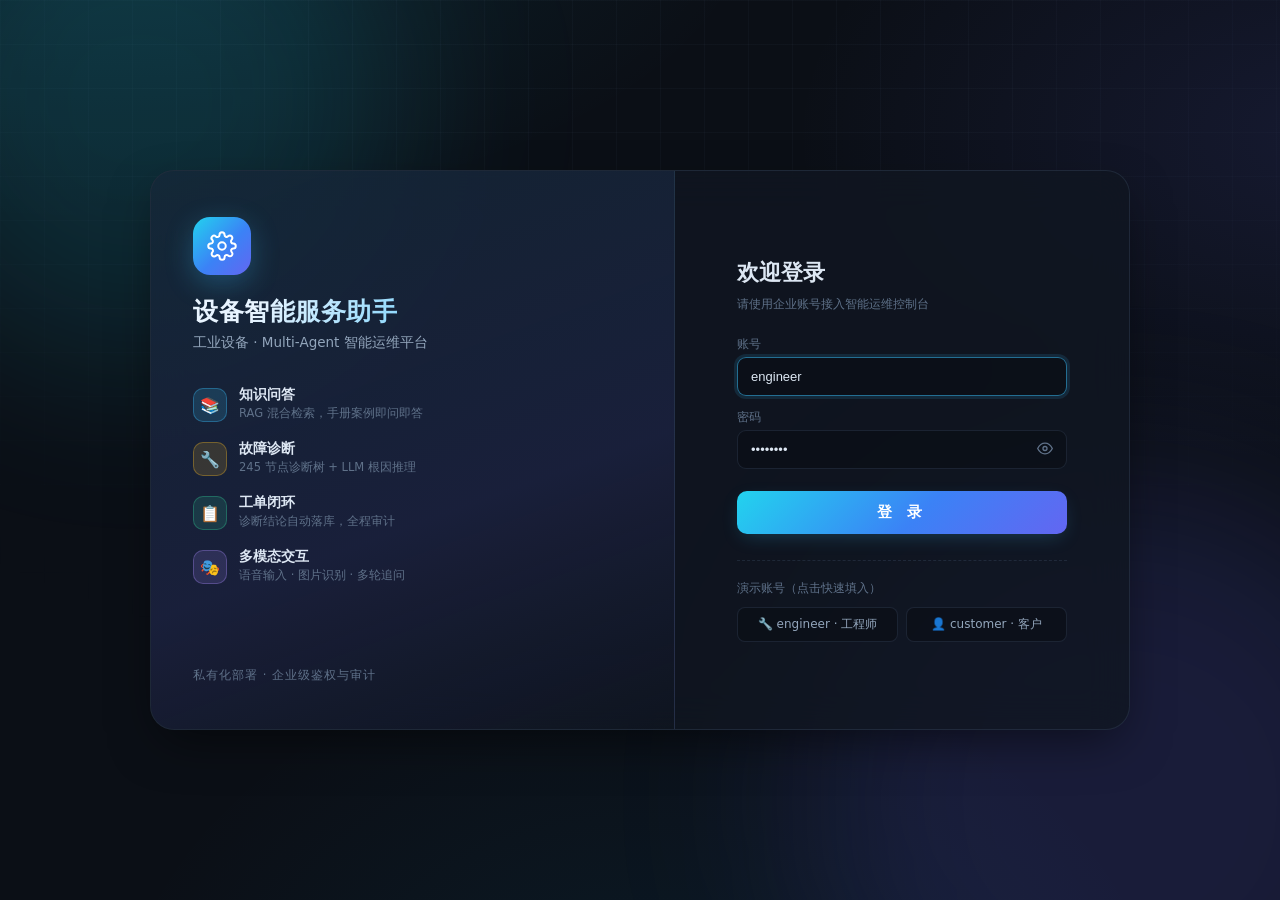
<file: backend/static/index.html>
<!DOCTYPE html>
<html lang="zh-CN">
<head>
  <meta charset="UTF-8">
  <meta name="viewport" content="width=device-width, initial-scale=1.0">
  <title>设备智能服务助手 · Multi-Agent 控制台</title>
  <link rel="stylesheet" href="css/style.css">
</head>
<body>

<!-- ══════════ 视图一：登录页 ══════════ -->
<div id="loginView" class="login-view">
  <div class="login-glow glow-1"></div>
  <div class="login-glow glow-2"></div>

  <div class="login-wrap">
    <!-- 左：品牌区 -->
    <section class="login-brand">
      <div class="brand-mark brand-mark-lg">
        <svg viewBox="0 0 24 24" width="30" height="30" fill="none" stroke="currentColor" stroke-width="1.6" stroke-linecap="round" stroke-linejoin="round">
          <circle cx="12" cy="12" r="3"/>
          <path d="M19.4 15a1.65 1.65 0 0 0 .33 1.82l.06.06a2 2 0 1 1-2.83 2.83l-.06-.06a1.65 1.65 0 0 0-1.82-.33 1.65 1.65 0 0 0-1 1.51V21a2 2 0 1 1-4 0v-.09A1.65 1.65 0 0 0 9 19.4a1.65 1.65 0 0 0-1.82.33l-.06.06a2 2 0 1 1-2.83-2.83l.06-.06a1.65 1.65 0 0 0 .33-1.82 1.65 1.65 0 0 0-1.51-1H3a2 2 0 1 1 0-4h.09A1.65 1.65 0 0 0 4.6 9a1.65 1.65 0 0 0-.33-1.82l-.06-.06a2 2 0 1 1 2.83-2.83l.06.06a1.65 1.65 0 0 0 1.82.33H9a1.65 1.65 0 0 0 1-1.51V3a2 2 0 1 1 4 0v.09a1.65 1.65 0 0 0 1 1.51 1.65 1.65 0 0 0 1.82-.33l.06-.06a2 2 0 1 1 2.83 2.83l-.06.06a1.65 1.65 0 0 0-.33 1.82V9a1.65 1.65 0 0 0 1.51 1H21a2 2 0 1 1 0 4h-.09a1.65 1.65 0 0 0-1.51 1z"/>
        </svg>
      </div>
      <h1>设备智能服务助手</h1>
      <p class="login-sub">工业设备 · Multi-Agent 智能运维平台</p>

      <ul class="feature-list">
        <li>
          <span class="feat-ico fi-k">📚</span>
          <span class="feat-text"><b>知识问答</b><small>RAG 混合检索，手册案例即问即答</small></span>
        </li>
        <li>
          <span class="feat-ico fi-d">🔧</span>
          <span class="feat-text"><b>故障诊断</b><small>245 节点诊断树 + LLM 根因推理</small></span>
        </li>
        <li>
          <span class="feat-ico fi-t">📋</span>
          <span class="feat-text"><b>工单闭环</b><small>诊断结论自动落库，全程审计</small></span>
        </li>
        <li>
          <span class="feat-ico fi-a">🎭</span>
          <span class="feat-text"><b>多模态交互</b><small>语音输入 · 图片识别 · 多轮追问</small></span>
        </li>
      </ul>
      <p class="login-foot">私有化部署 · 企业级鉴权与审计</p>
    </section>

    <!-- 右：登录表单 -->
    <section class="login-panel">
      <div class="login-card">
        <h2>欢迎登录</h2>
        <p class="hint login-hint">请使用企业账号接入智能运维控制台</p>

        <form id="loginForm" autocomplete="on">
          <label class="field">
            <span>账号</span>
            <input type="text" id="loginUsername" placeholder="工号 / 用户名" value="engineer" autocomplete="username" required>
          </label>
          <label class="field">
            <span>密码</span>
            <span class="pwd-wrap">
              <input type="password" id="loginPassword" placeholder="请输入密码" value="admin123" autocomplete="current-password" required>
              <button type="button" class="pwd-eye" id="pwdEyeBtn" title="显示 / 隐藏密码">
                <svg viewBox="0 0 24 24" width="16" height="16" fill="none" stroke="currentColor" stroke-width="2" stroke-linecap="round" stroke-linejoin="round"><path d="M1 12s4-8 11-8 11 8 11 8-4 8-11 8-11-8-11-8z"/><circle cx="12" cy="12" r="3"/></svg>
              </button>
            </span>
          </label>

          <p class="form-error hidden" id="loginError"></p>
          <button type="submit" class="btn btn-primary btn-block login-btn" id="loginSubmitBtn">
            <span class="login-btn-text">登 录</span>
            <span class="login-loading hidden"><i class="spinner"></i>登录中…</span>
          </button>
        </form>

        <div class="demo-accounts">
          <span class="hint">演示账号（点击快速填入）</span>
          <div class="demo-chips">
            <button type="button" class="demo-chip" data-u="engineer" data-p="admin123">🔧 engineer · 工程师</button>
            <button type="button" class="demo-chip" data-u="customer" data-p="admin123">👤 customer · 客户</button>
          </div>
        </div>
      </div>
    </section>
  </div>
</div>

<!-- ══════════ 视图二：主界面 ══════════ -->
<div id="appView" class="app-view hidden">

  <!-- 顶栏 -->
  <header class="topbar">
    <div class="brand">
      <span class="brand-mark">
        <svg viewBox="0 0 24 24" width="18" height="18" fill="none" stroke="currentColor" stroke-width="1.8" stroke-linecap="round" stroke-linejoin="round">
          <circle cx="12" cy="12" r="3"/>
          <path d="M19.4 15a1.65 1.65 0 0 0 .33 1.82l.06.06a2 2 0 1 1-2.83 2.83l-.06-.06a1.65 1.65 0 0 0-1.82-.33 1.65 1.65 0 0 0-1 1.51V21a2 2 0 1 1-4 0v-.09A1.65 1.65 0 0 0 9 19.4a1.65 1.65 0 0 0-1.82.33l-.06.06a2 2 0 1 1-2.83-2.83l.06-.06a1.65 1.65 0 0 0 .33-1.82 1.65 1.65 0 0 0-1.51-1H3a2 2 0 1 1 0-4h.09A1.65 1.65 0 0 0 4.6 9a1.65 1.65 0 0 0-.33-1.82l-.06-.06a2 2 0 1 1 2.83-2.83l.06.06a1.65 1.65 0 0 0 1.82.33H9a1.65 1.65 0 0 0 1-1.51V3a2 2 0 1 1 4 0v.09a1.65 1.65 0 0 0 1 1.51 1.65 1.65 0 0 0 1.82-.33l.06-.06a2 2 0 1 1 2.83 2.83l-.06.06a1.65 1.65 0 0 0-.33 1.82V9a1.65 1.65 0 0 0 1.51 1H21a2 2 0 1 1 0 4h-.09a1.65 1.65 0 0 0-1.51 1z"/>
        </svg>
      </span>
      <span class="brand-name">设备智能服务助手</span>
      <span class="brand-tag">Multi-Agent</span>
      <span class="status-pill"><i class="status-dot"></i>在线</span>
    </div>
    <div class="user-box">
      <span class="user-info" id="userInfo">
        <span class="user-avatar" id="userAvatar">工</span>
        <span class="user-meta">
          <span id="userName">-</span>
          <span class="user-role" id="userRole">-</span>
        </span>
        <button class="btn btn-ghost btn-sm" id="logoutBtn">退出</button>
      </span>
    </div>
  </header>

  <main class="layout">

    <!-- 侧栏 -->
    <aside class="sidebar">
      <section class="side-card">
        <h3>
          <svg viewBox="0 0 24 24" width="13" height="13" fill="none" stroke="currentColor" stroke-width="2"><rect x="4" y="4" width="16" height="16" rx="2"/><path d="M9 9h6v6H9z"/></svg>
          设备上下文 <span class="hint">诊断 / 售后更准</span>
        </h3>
        <label class="field">
          <span>设备型号</span>
          <input type="text" id="deviceModel" placeholder="如 CNC-1000" value="CNC-1000">
        </label>
        <label class="field">
          <span>设备序列号</span>
          <input type="text" id="deviceSn" placeholder="如 SN-AC-0001">
        </label>
      </section>

      <section class="side-card">
        <h3>
          <svg viewBox="0 0 24 24" width="13" height="13" fill="none" stroke="currentColor" stroke-width="2"><polygon points="13 2 3 14 12 14 11 22 21 10 12 10 13 2"/></svg>
          快捷场景
        </h3>
        <div class="scene-list">
          <button class="scene-btn" data-msg="你好">
            <span class="scene-emoji">👋</span><span class="scene-text">打招呼<small>规则拦截 · 零 Token</small></span>
            <svg class="scene-arrow" viewBox="0 0 24 24" width="14" height="14" fill="none" stroke="currentColor" stroke-width="2" stroke-linecap="round"><path d="M5 12h14M12 5l7 7-7 7"/></svg>
          </button>
          <button class="scene-btn" data-msg="CNC-1000 的主轴应该怎么保养？">
            <span class="scene-emoji">📚</span><span class="scene-text">知识问答<small>RAG 检索增强</small></span>
            <svg class="scene-arrow" viewBox="0 0 24 24" width="14" height="14" fill="none" stroke="currentColor" stroke-width="2" stroke-linecap="round"><path d="M5 12h14M12 5l7 7-7 7"/></svg>
          </button>
          <button class="scene-btn" data-msg="设备报E001，电机不转还发热，过载报警一直响">
            <span class="scene-emoji">🔧</span><span class="scene-text">故障诊断<small>诊断树 + 置信度</small></span>
            <svg class="scene-arrow" viewBox="0 0 24 24" width="14" height="14" fill="none" stroke="currentColor" stroke-width="2" stroke-linecap="round"><path d="M5 12h14M12 5l7 7-7 7"/></svg>
          </button>
          <button class="scene-btn scene-accent" data-msg="设备报E002错误，变频器过流报警，启动就跳闸，需要报修并处理">
            <span class="scene-emoji">🚑</span><span class="scene-text">全流程报修<small>诊断 → 工单 → 售后</small></span>
            <svg class="scene-arrow" viewBox="0 0 24 24" width="14" height="14" fill="none" stroke="currentColor" stroke-width="2" stroke-linecap="round"><path d="M5 12h14M12 5l7 7-7 7"/></svg>
          </button>
          <button class="scene-btn" data-msg="帮我查一下 SN-AC-0001 这台设备还在保修期内吗？">
            <span class="scene-emoji">🛡</span><span class="scene-text">查保修<small>devices 表真查库</small></span>
            <svg class="scene-arrow" viewBox="0 0 24 24" width="14" height="14" fill="none" stroke="currentColor" stroke-width="2" stroke-linecap="round"><path d="M5 12h14M12 5l7 7-7 7"/></svg>
          </button>
          <button class="scene-btn" data-msg="主轴轴承 BRG-6204 还有库存吗？">
            <span class="scene-emoji">📦</span><span class="scene-text">查配件<small>parts 库存四态</small></span>
            <svg class="scene-arrow" viewBox="0 0 24 24" width="14" height="14" fill="none" stroke="currentColor" stroke-width="2" stroke-linecap="round"><path d="M5 12h14M12 5l7 7-7 7"/></svg>
          </button>
          <button class="scene-btn" data-msg="主轴运行时有异响，加工精度也变差了，帮我看看什么问题">
            <span class="scene-emoji">🔍</span><span class="scene-text">多轮追问<small>低置信度触发补充</small></span>
            <svg class="scene-arrow" viewBox="0 0 24 24" width="14" height="14" fill="none" stroke="currentColor" stroke-width="2" stroke-linecap="round"><path d="M5 12h14M12 5l7 7-7 7"/></svg>
          </button>
          <button class="scene-btn" data-msg="帮我查一下工单 TK-20260908-000001 的处理进度">
            <span class="scene-emoji">📋</span><span class="scene-text">查工单进度<small>工单号正则识别</small></span>
            <svg class="scene-arrow" viewBox="0 0 24 24" width="14" height="14" fill="none" stroke="currentColor" stroke-width="2" stroke-linecap="round"><path d="M5 12h14M12 5l7 7-7 7"/></svg>
          </button>
        </div>
      </section>

      <section class="side-card">
        <h3>
          <svg viewBox="0 0 24 24" width="13" height="13" fill="none" stroke="currentColor" stroke-width="2"><path d="M21 15a2 2 0 0 1-2 2H7l-4 4V5a2 2 0 0 1 2-2h14a2 2 0 0 1 2 2z"/></svg>
          会话
        </h3>
        <button class="btn btn-outline btn-block" id="newSessionBtn">
          <svg viewBox="0 0 24 24" width="13" height="13" fill="none" stroke="currentColor" stroke-width="2" stroke-linecap="round"><path d="M12 5v14M5 12h14"/></svg>
          开始新会话
        </button>
        <p class="session-id">session <code id="sessionIdText">-</code></p>
        <p class="hint">同一会话内，诊断追问自动续接</p>
      </section>

      <section class="side-card agent-legend">
        <h3>
          <svg viewBox="0 0 24 24" width="13" height="13" fill="none" stroke="currentColor" stroke-width="2"><circle cx="12" cy="12" r="10"/><path d="M12 16v-4M12 8h.01"/></svg>
          Agent 分工
        </h3>
        <ul>
          <li><i class="dot d-k"></i>产品知识问答 <span>RAG</span></li>
          <li><i class="dot d-d"></i>故障诊断 <span>诊断树</span></li>
          <li><i class="dot d-t"></i>工单管理 <span>落库</span></li>
          <li><i class="dot d-a"></i>售后协调 <span>ToolCall</span></li>
        </ul>
      </section>
    </aside>

    <!-- 对话区 -->
    <section class="chat-panel">
      <div class="chat-window" id="chatWindow">
        <div class="welcome">
          <div class="welcome-logo">
            <svg viewBox="0 0 24 24" width="34" height="34" fill="none" stroke="currentColor" stroke-width="1.6" stroke-linecap="round" stroke-linejoin="round">
              <circle cx="12" cy="12" r="3"/>
              <path d="M19.4 15a1.65 1.65 0 0 0 .33 1.82l.06.06a2 2 0 1 1-2.83 2.83l-.06-.06a1.65 1.65 0 0 0-1.82-.33 1.65 1.65 0 0 0-1 1.51V21a2 2 0 1 1-4 0v-.09A1.65 1.65 0 0 0 9 19.4a1.65 1.65 0 0 0-1.82.33l-.06.06a2 2 0 1 1-2.83-2.83l.06-.06a1.65 1.65 0 0 0 .33-1.82 1.65 1.65 0 0 0-1.51-1H3a2 2 0 1 1 0-4h.09A1.65 1.65 0 0 0 4.6 9a1.65 1.65 0 0 0-.33-1.82l-.06-.06a2 2 0 1 1 2.83-2.83l.06.06a1.65 1.65 0 0 0 1.82.33H9a1.65 1.65 0 0 0 1-1.51V3a2 2 0 1 1 4 0v.09a1.65 1.65 0 0 0 1 1.51 1.65 1.65 0 0 0 1.82-.33l.06-.06a2 2 0 1 1 2.83 2.83l-.06.06a1.65 1.65 0 0 0-.33 1.82V9a1.65 1.65 0 0 0 1.51 1H21a2 2 0 1 1 0 4h-.09a1.65 1.65 0 0 0-1.51 1z"/>
            </svg>
          </div>
          <h2>设备智能服务助手</h2>
          <p class="welcome-sub">知识问答 · 故障诊断 · 工单管理 · 售后协调 —— 一句话直达全链路</p>
          <div class="welcome-chips">
            <span class="chip"><i class="dot d-k"></i>RAG 混合检索</span>
            <span class="chip"><i class="dot d-d"></i>245 节点诊断树</span>
            <span class="chip"><i class="dot d-t"></i>工单真实落库</span>
            <span class="chip"><i class="dot d-a"></i>多轮追问</span>
          </div>

          <div class="preset-title">试着问问看</div>
          <div class="preset-grid">
            <button class="q-btn" data-msg="CNC-1000 的主轴应该怎么保养？">
              <span class="q-emoji">📚</span>CNC-1000 的主轴怎么保养？
            </button>
            <button class="q-btn" data-msg="设备报E001，电机不转还发热，过载报警一直响">
              <span class="q-emoji">🔧</span>报 E001，电机不转还发热
            </button>
            <button class="q-btn" data-msg="主轴运行时有异响，加工精度也变差了，帮我看看什么问题">
              <span class="q-emoji">🔍</span>主轴异响，精度变差了
            </button>
            <button class="q-btn q-accent" data-msg="设备报E002错误，变频器过流报警，启动就跳闸，需要报修并处理">
              <span class="q-emoji">🚑</span>E002 报修全流程
            </button>
            <button class="q-btn" data-msg="帮我查一下 SN-AC-0001 这台设备还在保修期内吗？">
              <span class="q-emoji">🛡</span>SN-AC-0001 在保修期吗？
            </button>
            <button class="q-btn" data-msg="主轴轴承 BRG-6204 还有库存吗？">
              <span class="q-emoji">📦</span>轴承 BRG-6204 有货吗？
            </button>
          </div>
          <p class="hint">点击问题立即体验，或在下方输入框描述您的问题</p>
        </div>
      </div>

      <div class="input-bar">
        <div class="attach-preview hidden" id="attachPreview">
          <img id="attachThumb" alt="待发送图片">
          <button class="attach-remove" id="attachRemoveBtn" title="移除图片">✕</button>
        </div>
        <div class="input-shell">
          <textarea id="msgInput" rows="1"
            placeholder="描述设备问题，或点击 📎 传图 / 🎤 语音输入"></textarea>
        </div>
        <input type="file" id="fileInput" accept="image/*" class="hidden">
        <button class="btn btn-icon attach-btn" id="attachBtn" title="上传故障图片">
          <svg viewBox="0 0 24 24" width="17" height="17" fill="none" stroke="currentColor" stroke-width="2" stroke-linecap="round" stroke-linejoin="round"><path d="M21.44 11.05l-9.19 9.19a6 6 0 0 1-8.49-8.49l9.19-9.19a4 4 0 0 1 5.66 5.66l-9.2 9.19a2 2 0 0 1-2.83-2.83l8.49-8.48"/></svg>
        </button>
        <button class="btn btn-icon mic-btn" id="micBtn" title="语音输入">
          <svg viewBox="0 0 24 24" width="17" height="17" fill="none" stroke="currentColor" stroke-width="2" stroke-linecap="round" stroke-linejoin="round"><path d="M12 1a3 3 0 0 0-3 3v8a3 3 0 0 0 6 0V4a3 3 0 0 0-3-3z"/><path d="M19 10v2a7 7 0 0 1-14 0v-2"/><line x1="12" y1="19" x2="12" y2="23"/><line x1="8" y1="23" x2="16" y2="23"/></svg>
        </button>
        <button class="btn btn-icon send-btn" id="sendBtn" title="发送 (Enter)">
          <svg viewBox="0 0 24 24" width="17" height="17" fill="none" stroke="currentColor" stroke-width="2" stroke-linecap="round" stroke-linejoin="round"><path d="M22 2L11 13"/><path d="M22 2l-7 20-4-9-9-4 20-7z"/></svg>
        </button>
        <button class="btn btn-icon stop-btn hidden" id="stopBtn" title="停止">
          <svg viewBox="0 0 24 24" width="15" height="15" fill="currentColor"><rect x="6" y="6" width="12" height="12" rx="2"/></svg>
        </button>
      </div>
    </section>
  </main>
</div>

<script src="js/app.js"></script>
</body>
</html>
</file>
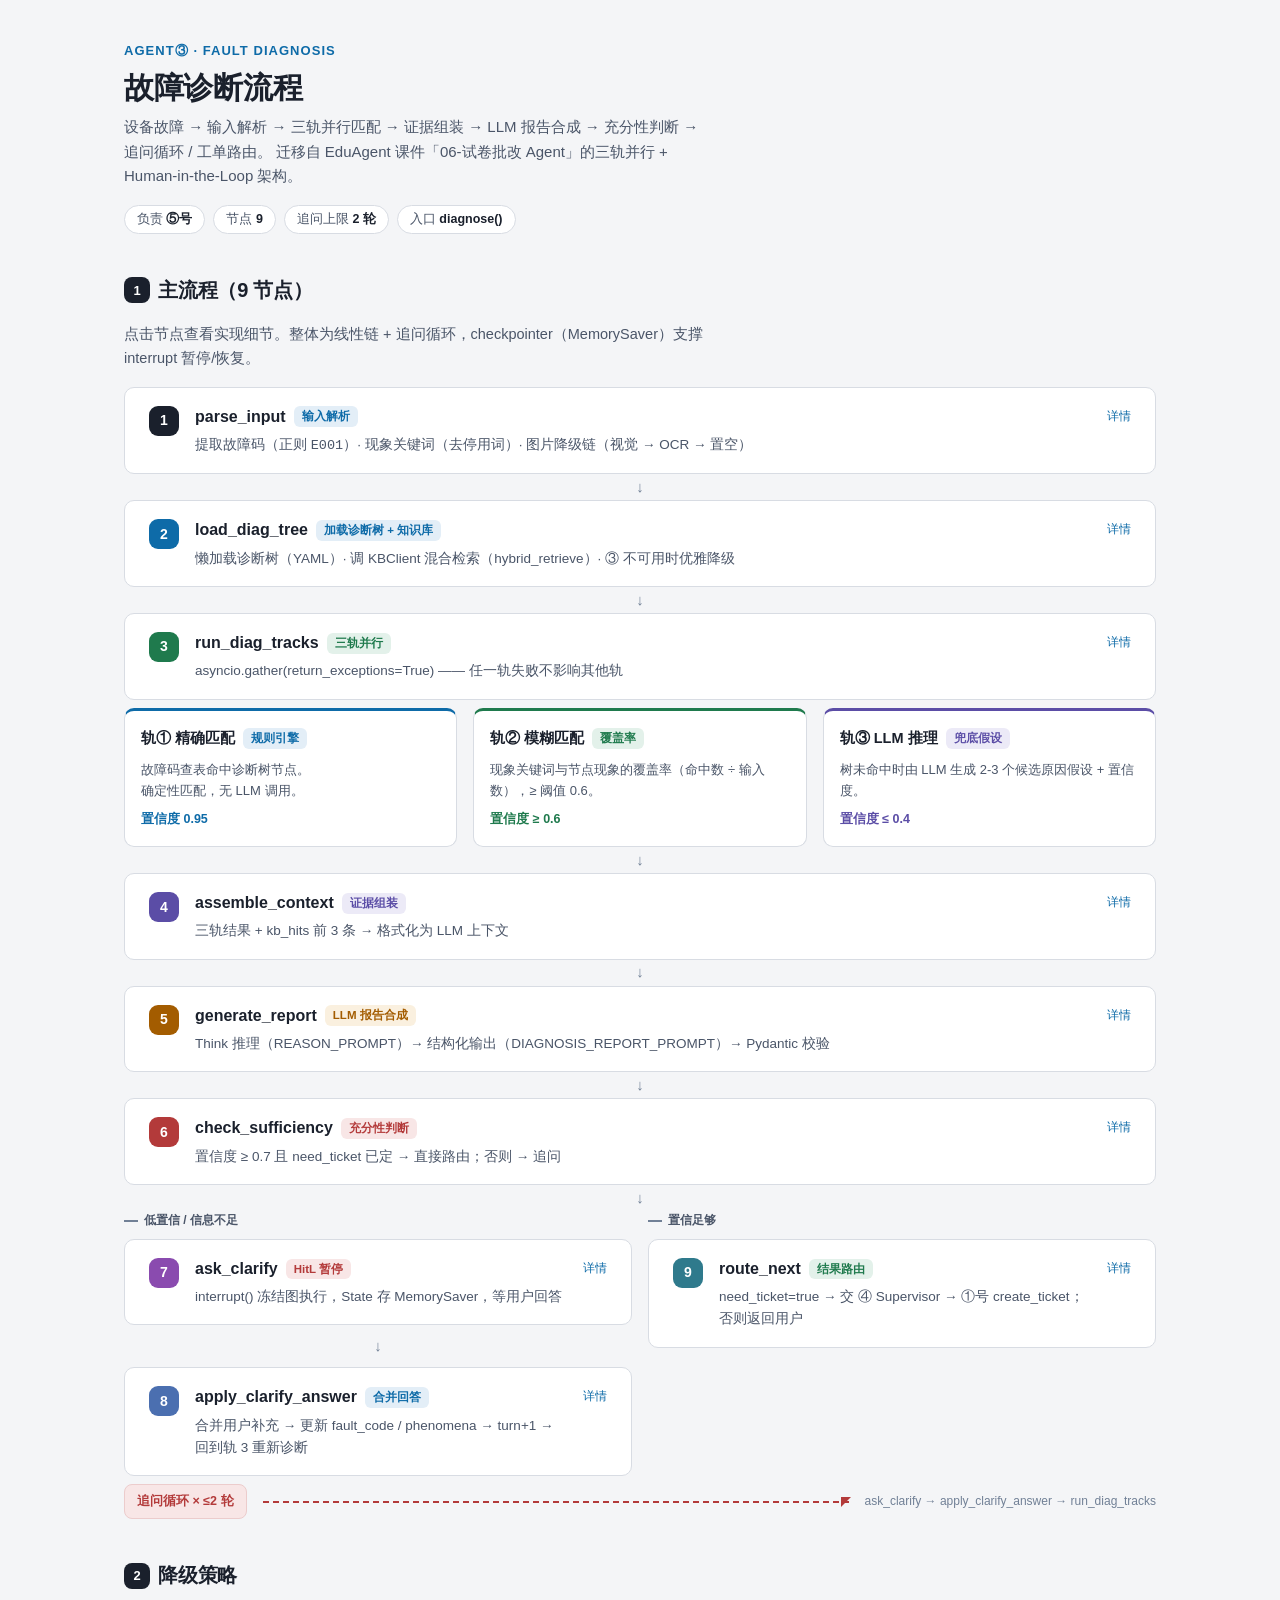
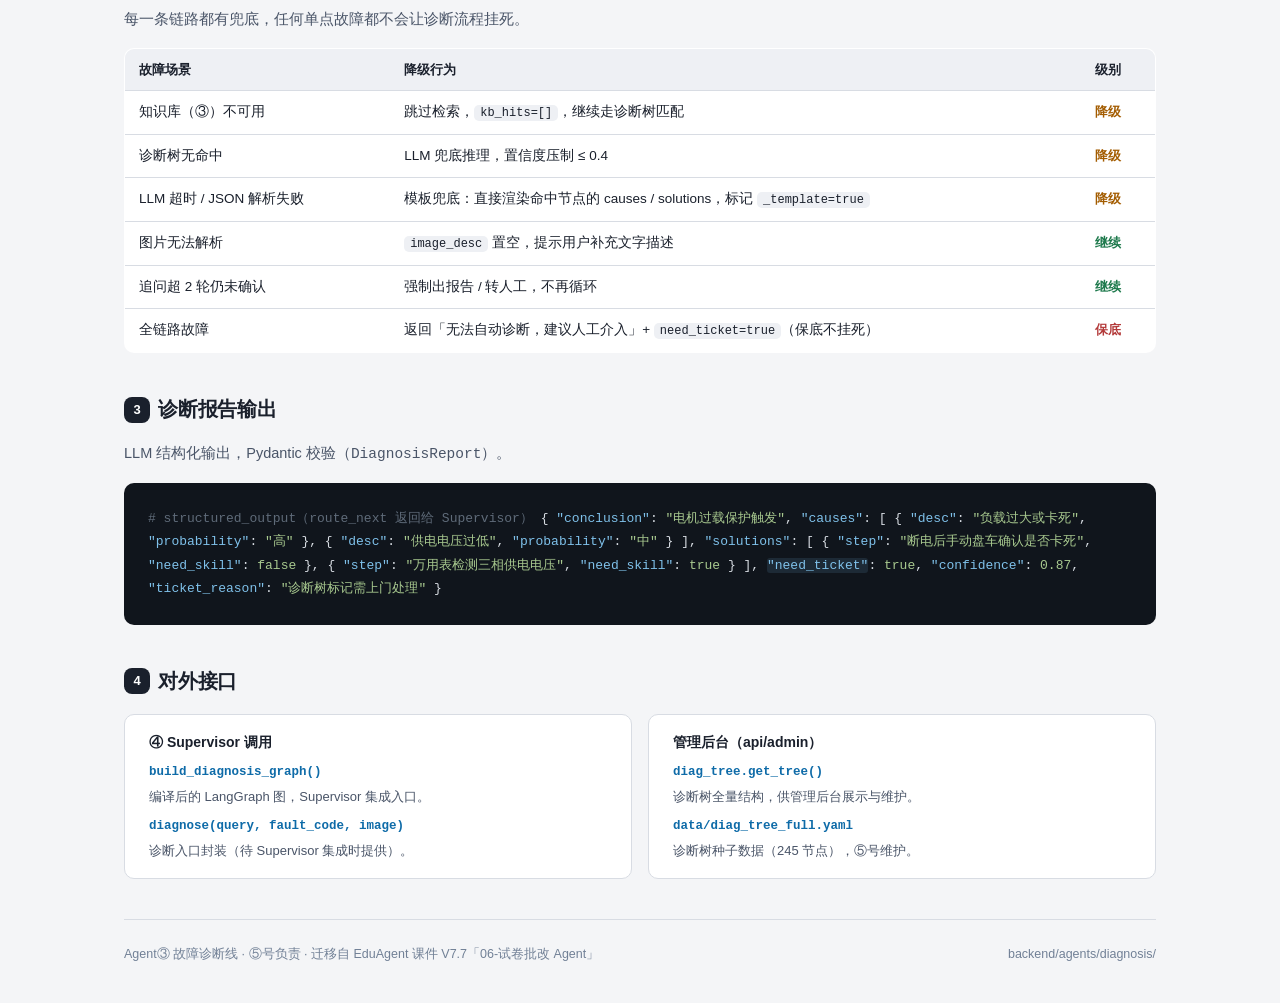
<file: docs/diagnosis-flow.html>
<!doctype html>
<html lang="zh-CN">
<head>
<meta charset="utf-8">
<meta name="viewport" content="width=device-width, initial-scale=1">
<title>故障诊断流程 · Agent③</title>
<style>
  :root {
    --bg: #f4f5f7;
    --surface: #ffffff;
    --ink: #1a202c;
    --ink-2: #4a5568;
    --ink-3: #718096;
    --line: #d8dce3;
    --accent: #0e6ba8;
    --accent-soft: #e3eef7;
    --ok: #1f7a4d;
    --ok-soft: #e3f1ea;
    --warn: #a35c00;
    --warn-soft: #faf0df;
    --danger: #b33a3a;
    --danger-soft: #f8e6e6;
    --violet: #5b4da6;
    --violet-soft: #eceaf7;
    --radius: 10px;
    --space-1: 4px;
    --space-2: 8px;
    --space-3: 16px;
    --space-4: 24px;
    --space-5: 40px;
    --font: -apple-system, BlinkMacSystemFont, "Segoe UI", "PingFang SC",
            "Microsoft YaHei", "Noto Sans CJK SC", sans-serif;
    --mono: "SF Mono", "JetBrains Mono", Consolas, "Courier New", monospace;
  }
  * { box-sizing: border-box; margin: 0; padding: 0; }
  html { scroll-behavior: smooth; }
  body {
    font-family: var(--font);
    background: var(--bg);
    color: var(--ink);
    line-height: 1.65;
    -webkit-font-smoothing: antialiased;
  }
  .wrap { max-width: 1080px; margin: 0 auto; padding: var(--space-5) var(--space-4) var(--space-5); }

  /* ── Header ─────────────────────────────────────────── */
  header.hero { margin-bottom: var(--space-5); }
  .eyebrow {
    font-size: 13px; font-weight: 600; letter-spacing: .08em;
    text-transform: uppercase; color: var(--accent); margin-bottom: var(--space-2);
  }
  h1 { font-size: 30px; line-height: 1.25; letter-spacing: -.01em; font-weight: 700; }
  .sub { color: var(--ink-2); font-size: 15px; margin-top: var(--space-2); max-width: 70ch; }
  .meta {
    display: flex; flex-wrap: wrap; gap: var(--space-2); margin-top: var(--space-3);
  }
  .chip {
    font-size: 12.5px; color: var(--ink-2); background: var(--surface);
    border: 1px solid var(--line); border-radius: 999px; padding: 3px 12px;
  }
  .chip b { color: var(--ink); font-weight: 600; }

  /* ── Section ────────────────────────────────────────── */
  section { margin-top: var(--space-5); }
  h2 {
    font-size: 20px; font-weight: 700; letter-spacing: -.01em;
    display: flex; align-items: center; gap: var(--space-2); margin-bottom: var(--space-3);
  }
  h2 .no {
    display: inline-flex; align-items: center; justify-content: center;
    width: 26px; height: 26px; border-radius: 8px; background: var(--ink);
    color: #fff; font-size: 13px; font-weight: 700; flex: none;
  }
  .desc { color: var(--ink-2); font-size: 14.5px; margin-bottom: var(--space-3); max-width: 72ch; }

  /* ── Flow diagram ───────────────────────────────────── */
  .flow { display: flex; flex-direction: column; gap: 0; align-items: stretch; }
  .step {
    background: var(--surface); border: 1px solid var(--line); border-radius: var(--radius);
    padding: var(--space-3) var(--space-4); display: flex; gap: var(--space-3);
    align-items: flex-start; position: relative;
  }
  .step .idx {
    flex: none; width: 30px; height: 30px; border-radius: 9px;
    display: flex; align-items: center; justify-content: center;
    font-weight: 700; font-size: 14px; color: #fff; margin-top: 2px;
  }
  .step .body { flex: 1; min-width: 0; }
  .step .name { font-size: 16px; font-weight: 700; display: flex; align-items: center; gap: var(--space-2); flex-wrap: wrap; }
  .step .tag {
    font-size: 11.5px; font-weight: 600; padding: 1px 8px; border-radius: 6px;
  }
  .step .what { font-size: 13.5px; color: var(--ink-2); margin-top: var(--space-1); }
  .step .detail {
    margin-top: var(--space-2); font-size: 13px; color: var(--ink-3);
    display: none; border-top: 1px dashed var(--line); padding-top: var(--space-2);
  }
  .step.open .detail { display: block; }
  .step .toggle {
    margin-left: auto; flex: none; font-size: 12px; color: var(--accent);
    background: none; border: none; cursor: pointer; padding: 4px 0; font-family: inherit;
  }
  .step .toggle:hover { text-decoration: underline; }

  .arrow { display: flex; align-items: center; justify-content: center; height: 26px; color: var(--ink-3); flex: none; }
  .arrow::after { content: "↓"; font-size: 15px; }

  /* 分支标签 */
  .branch { display: flex; gap: var(--space-3); align-items: stretch; }
  .branch .col { flex: 1; display: flex; flex-direction: column; gap: var(--space-2); }
  .branch .fork-label {
    font-size: 12px; font-weight: 600; color: var(--ink-2);
    display: flex; align-items: center; gap: 6px;
  }
  .branch .fork-label::before { content: ""; width: 14px; height: 2px; background: var(--ink-3); }

  /* 三轨并行 */
  .tracks { display: grid; grid-template-columns: repeat(3, 1fr); gap: var(--space-3); margin-top: var(--space-2); }
  .track {
    background: var(--surface); border: 1px solid var(--line); border-radius: var(--radius);
    padding: var(--space-3); border-top: 3px solid;
  }
  .track h3.track-title { font-size: 14.5px; font-weight: 700; display: flex; align-items: center; gap: var(--space-2); margin: 0; }
  .track .src { font-size: 11.5px; font-weight: 600; padding: 1px 8px; border-radius: 6px; }
  .track p { font-size: 13px; color: var(--ink-2); margin-top: var(--space-2); }
  .track .conf { font-size: 12.5px; margin-top: var(--space-2); font-weight: 600; }
  .track.exact { border-top-color: var(--accent); }
  .track.fuzzy { border-top-color: var(--ok); }
  .track.llm   { border-top-color: var(--violet); }
  .src-exact { background: var(--accent-soft); color: var(--accent); }
  .src-fuzzy { background: var(--ok-soft); color: var(--ok); }
  .src-llm   { background: var(--violet-soft); color: var(--violet); }

  /* 颜色语义 */
  .c-parse   { background: var(--ink); }
  .c-kb      { background: var(--accent); }
  .c-tracks  { background: var(--ok); }
  .c-assemble{ background: var(--violet); }
  .c-report  { background: var(--warn); }
  .c-check   { background: var(--danger); }
  .c-ask     { background: #8a4baf; }
  .c-apply   { background: #4b6fb0; }
  .c-route   { background: #2f7a8c; }
  .t-blue  { background: var(--accent-soft); color: var(--accent); }
  .t-green { background: var(--ok-soft); color: var(--ok); }
  .t-amber { background: var(--warn-soft); color: var(--warn); }
  .t-red   { background: var(--danger-soft); color: var(--danger); }
  .t-violet{ background: var(--violet-soft); color: var(--violet); }

  /* 循环回路 */
  .loop { display: flex; gap: var(--space-3); align-items: center; }
  .loop .loop-label {
    flex: none; font-size: 12.5px; font-weight: 700; color: var(--danger);
    background: var(--danger-soft); border: 1px solid #eccccc;
    border-radius: 8px; padding: 6px 12px;
  }
  .loop .loop-rule { flex: 1; border-top: 2px dashed var(--danger); position: relative; }
  .loop .loop-rule::after {
    content: ""; position: absolute; right: -2px; top: -6px;
    border: 5px solid transparent; border-left-color: var(--danger); border-top-color: var(--danger);
  }

  /* ── 表格（降级策略）──────────────────────────────── */
  table { width: 100%; border-collapse: collapse; background: var(--surface); border: 1px solid var(--line); border-radius: var(--radius); overflow: hidden; }
  th, td { text-align: left; padding: 10px 14px; font-size: 13.5px; vertical-align: top; }
  thead th {
    background: #eef0f4; color: var(--ink); font-weight: 600; font-size: 13px;
    border-bottom: 1px solid var(--line);
  }
  tbody tr + tr { border-top: 1px solid var(--line); }
  td code { font-family: var(--mono); font-size: 12px; background: #eef0f4; padding: 1px 6px; border-radius: 5px; }
  .sev { font-weight: 700; font-size: 12.5px; white-space: nowrap; }
  .sev.keep { color: var(--ok); }
  .sev.degrade { color: var(--warn); }
  .sev.stop { color: var(--danger); }

  /* 输出示例 */
  .report {
    background: #10151c; color: #d7dce2; border-radius: var(--radius);
    padding: var(--space-4); font-family: var(--mono); font-size: 13px; line-height: 1.8;
    overflow-x: auto;
  }
  .report .k { color: #7fc1ea; }
  .report .s { color: #a8c98f; }
  .report .c { color: #5f6b79; }
  .report .hl { background: rgba(127,193,234,.12); border-radius: 3px; }

  /* 接口表 */
  .iface { display: grid; grid-template-columns: 1fr 1fr; gap: var(--space-3); }
  .iface .card { background: var(--surface); border: 1px solid var(--line); border-radius: var(--radius); padding: var(--space-3) var(--space-4); }
  .iface h3.iface-title { font-size: 14px; font-weight: 700; margin: 0 0 var(--space-2); }
  .iface .fn { font-family: var(--mono); font-size: 12.5px; color: var(--accent); font-weight: 600; display: block; margin-bottom: 4px; }
  .iface p { font-size: 13px; color: var(--ink-2); }

  footer { margin-top: var(--space-5); padding-top: var(--space-4); border-top: 1px solid var(--line); color: var(--ink-3); font-size: 12.5px; display: flex; justify-content: space-between; flex-wrap: wrap; gap: var(--space-2); }

  @media (prefers-reduced-motion: reduce) {
    html { scroll-behavior: auto; }
  }
  @media (max-width: 720px) {
    .tracks { grid-template-columns: 1fr; }
    .branch { flex-direction: column; }
    .iface { grid-template-columns: 1fr; }
    .step { padding: var(--space-3); }
    h1 { font-size: 24px; }
  }
</style>
</head>
<body>
<div class="wrap">

  <header class="hero">
    <div class="eyebrow">Agent③ · Fault Diagnosis</div>
    <h1>故障诊断流程</h1>
    <p class="sub">设备故障 → 输入解析 → 三轨并行匹配 → 证据组装 → LLM 报告合成 → 充分性判断 → 追问循环 / 工单路由。
    迁移自 EduAgent 课件「06-试卷批改 Agent」的三轨并行 + Human-in-the-Loop 架构。</p>
    <div class="meta">
      <span class="chip">负责 <b>⑤号</b></span>
      <span class="chip">节点 <b>9</b></span>
      <span class="chip">追问上限 <b>2 轮</b></span>
      <span class="chip">入口 <b>diagnose()</b></span>
    </div>
  </header>

  <!-- ══════════ 1. 主流程 ══════════ -->
  <section>
    <h2><span class="no">1</span>主流程（9 节点）</h2>
    <p class="desc">点击节点查看实现细节。整体为线性链 + 追问循环，checkpointer（MemorySaver）支撑 interrupt 暂停/恢复。</p>

    <div class="flow">

      <div class="step" data-node>
        <div class="idx c-parse">1</div>
        <div class="body">
          <div class="name">parse_input <span class="tag t-blue">输入解析</span></div>
          <div class="what">提取故障码（正则 <code>E001</code>）· 现象关键词（去停用词）· 图片降级链（视觉 → OCR → 置空）</div>
          <div class="detail">故障码优先取入参，其次从文本正则提取并转大写；现象按标点切分、过滤停用词；
          图片一期置空 <code>image_desc</code>，不阻断流程。</div>
        </div>
        <button class="toggle" data-toggle>详情</button>
      </div>
      <div class="arrow"></div>

      <div class="step" data-node>
        <div class="idx c-kb">2</div>
        <div class="body">
          <div class="name">load_diag_tree <span class="tag t-blue">加载诊断树 + 知识库</span></div>
          <div class="what">懒加载诊断树（YAML）· 调 KBClient 混合检索（hybrid_retrieve）· ③ 不可用时优雅降级</div>
          <div class="detail">查询串 = 故障码 + 用户原文；知识库异常被捕获并记录，<code>kb_hits=[]</code> 继续走诊断树，不中断主流程。</div>
        </div>
        <button class="toggle" data-toggle>详情</button>
      </div>
      <div class="arrow"></div>

      <div class="step" data-node>
        <div class="idx c-tracks">3</div>
        <div class="body">
          <div class="name">run_diag_tracks <span class="tag t-green">三轨并行</span></div>
          <div class="what">asyncio.gather(return_exceptions=True) —— 任一轨失败不影响其他轨</div>
          <div class="detail">三轨并行启动，异常作为返回值处理：失败的轨置空，其余正常写入 State。对齐 exam 的 run_three_tracks_node 容错模式。</div>
        </div>
        <button class="toggle" data-toggle>详情</button>
      </div>

      <!-- 三轨 -->
      <div class="tracks">
        <div class="track exact">
          <h3 class="track-title">轨① 精确匹配 <span class="src src-exact">规则引擎</span></h3>
          <p>故障码查表命中诊断树节点。<br>确定性匹配，无 LLM 调用。</p>
          <div class="conf" style="color:var(--accent)">置信度 0.95</div>
        </div>
        <div class="track fuzzy">
          <h3 class="track-title">轨② 模糊匹配 <span class="src src-fuzzy">覆盖率</span></h3>
          <p>现象关键词与节点现象的覆盖率（命中数 ÷ 输入数），≥ 阈值 0.6。</p>
          <div class="conf" style="color:var(--ok)">置信度 ≥ 0.6</div>
        </div>
        <div class="track llm">
          <h3 class="track-title">轨③ LLM 推理 <span class="src src-llm">兜底假设</span></h3>
          <p>树未命中时由 LLM 生成 2-3 个候选原因假设 + 置信度。</p>
          <div class="conf" style="color:var(--violet)">置信度 ≤ 0.4</div>
        </div>
      </div>
      <div class="arrow"></div>

      <div class="step" data-node>
        <div class="idx c-assemble">4</div>
        <div class="body">
          <div class="name">assemble_context <span class="tag t-violet">证据组装</span></div>
          <div class="what">三轨结果 + kb_hits 前 3 条 → 格式化为 LLM 上下文</div>
          <div class="detail">输出 <code>evidence_context</code>：诊断树/推理命中 + 知识库片段，供报告生成节点使用。</div>
        </div>
        <button class="toggle" data-toggle>详情</button>
      </div>
      <div class="arrow"></div>

      <div class="step" data-node>
        <div class="idx c-report">5</div>
        <div class="body">
          <div class="name">generate_report <span class="tag t-amber">LLM 报告合成</span></div>
          <div class="what">Think 推理（REASON_PROMPT）→ 结构化输出（DIAGNOSIS_REPORT_PROMPT）→ Pydantic 校验</div>
          <div class="detail">树命中时置信度封顶 0.95；无树命中封顶 0.4。LLM 失败/JSON 解析失败 → <b>模板兜底</b>（直接用命中节点数据渲染）。</div>
        </div>
        <button class="toggle" data-toggle>详情</button>
      </div>
      <div class="arrow"></div>

      <div class="step" data-node>
        <div class="idx c-check">6</div>
        <div class="body">
          <div class="name">check_sufficiency <span class="tag t-red">充分性判断</span></div>
          <div class="what">置信度 ≥ 0.7 且 need_ticket 已定 → 直接路由；否则 → 追问</div>
          <div class="detail">条件路由 <code>_route_after_check</code>：有 clarify_question 走追问路径，否则走 route_next。</div>
        </div>
        <button class="toggle" data-toggle>详情</button>
      </div>
      <div class="arrow"></div>

      <!-- 分支 -->
      <div class="branch">
        <div class="col">
          <div class="fork-label">低置信 / 信息不足</div>
          <div class="step" data-node>
            <div class="idx c-ask">7</div>
            <div class="body">
              <div class="name">ask_clarify <span class="tag t-red">HitL 暂停</span></div>
              <div class="what">interrupt() 冻结图执行，State 存 MemorySaver，等用户回答</div>
              <div class="detail">优先用诊断树节点预设问题；无预设则 LLM 生成（CLARIFY_PROMPT）。对齐 exam 的 teacher_review 节点。</div>
            </div>
            <button class="toggle" data-toggle>详情</button>
          </div>
          <div class="arrow"></div>
          <div class="step" data-node>
            <div class="idx c-apply">8</div>
            <div class="body">
              <div class="name">apply_clarify_answer <span class="tag t-blue">合并回答</span></div>
              <div class="what">合并用户补充 → 更新 fault_code / phenomena → turn+1 → 回到轨 3 重新诊断</div>
              <div class="detail">对齐 exam 的 apply_teacher_decision：清空旧报告与三轨结果，重新执行诊断链。最多 2 轮。</div>
            </div>
            <button class="toggle" data-toggle>详情</button>
          </div>
        </div>
        <div class="col">
          <div class="fork-label">置信足够</div>
          <div class="step" data-node>
            <div class="idx c-route">9</div>
            <div class="body">
              <div class="name">route_next <span class="tag t-green">结果路由</span></div>
              <div class="what">need_ticket=true → 交 ④ Supervisor → ①号 create_ticket；否则返回用户</div>
              <div class="detail">⑤ 不直接调用 ①号：只返回 <code>structured_output</code>（诊断报告），由 Supervisor 决定下一步。</div>
            </div>
            <button class="toggle" data-toggle>详情</button>
          </div>
        </div>
      </div>

      <!-- 循环回路 -->
      <div class="loop" style="margin-top:var(--space-2)">
        <span class="loop-label">追问循环 × ≤2 轮</span>
        <div class="loop-rule"></div>
        <span style="font-size:12px;color:var(--ink-3)">ask_clarify → apply_clarify_answer → run_diag_tracks</span>
      </div>

    </div>
  </section>

  <!-- ══════════ 2. 降级策略 ══════════ -->
  <section>
    <h2><span class="no">2</span>降级策略</h2>
    <p class="desc">每一条链路都有兜底，任何单点故障都不会让诊断流程挂死。</p>
    <table>
      <thead>
        <tr><th>故障场景</th><th>降级行为</th><th>级别</th></tr>
      </thead>
      <tbody>
        <tr>
          <td>知识库（③）不可用</td>
          <td>跳过检索，<code>kb_hits=[]</code>，继续走诊断树匹配</td>
          <td><span class="sev degrade">降级</span></td>
        </tr>
        <tr>
          <td>诊断树无命中</td>
          <td>LLM 兜底推理，置信度压制 ≤ 0.4</td>
          <td><span class="sev degrade">降级</span></td>
        </tr>
        <tr>
          <td>LLM 超时 / JSON 解析失败</td>
          <td>模板兜底：直接渲染命中节点的 causes / solutions，标记 <code>_template=true</code></td>
          <td><span class="sev degrade">降级</span></td>
        </tr>
        <tr>
          <td>图片无法解析</td>
          <td><code>image_desc</code> 置空，提示用户补充文字描述</td>
          <td><span class="sev keep">继续</span></td>
        </tr>
        <tr>
          <td>追问超 2 轮仍未确认</td>
          <td>强制出报告 / 转人工，不再循环</td>
          <td><span class="sev keep">继续</span></td>
        </tr>
        <tr>
          <td>全链路故障</td>
          <td>返回「无法自动诊断，建议人工介入」+ <code>need_ticket=true</code>（保底不挂死）</td>
          <td><span class="sev stop">保底</span></td>
        </tr>
      </tbody>
    </table>
  </section>

  <!-- ══════════ 3. 输出格式 ══════════ -->
  <section>
    <h2><span class="no">3</span>诊断报告输出</h2>
    <p class="desc">LLM 结构化输出，Pydantic 校验（<code>DiagnosisReport</code>）。</p>
    <div class="report">
<span class="c"># structured_output（route_next 返回给 Supervisor）</span>
{
  <span class="k">"conclusion"</span>: <span class="s">"电机过载保护触发"</span>,
  <span class="k">"causes"</span>: [
    { <span class="k">"desc"</span>: <span class="s">"负载过大或卡死"</span>, <span class="k">"probability"</span>: <span class="s">"高"</span> },
    { <span class="k">"desc"</span>: <span class="s">"供电电压过低"</span>, <span class="k">"probability"</span>: <span class="s">"中"</span> }
  ],
  <span class="k">"solutions"</span>: [
    { <span class="k">"step"</span>: <span class="s">"断电后手动盘车确认是否卡死"</span>, <span class="k">"need_skill"</span>: <span class="s">false</span> },
    { <span class="k">"step"</span>: <span class="s">"万用表检测三相供电电压"</span>, <span class="k">"need_skill"</span>: <span class="s">true</span> }
  ],
  <span class="k hl">"need_ticket"</span>: <span class="s">true</span>,
  <span class="k">"confidence"</span>: <span class="s">0.87</span>,
  <span class="k">"ticket_reason"</span>: <span class="s">"诊断树标记需上门处理"</span>
}
    </div>
  </section>

  <!-- ══════════ 4. 对外接口 ══════════ -->
  <section>
    <h2><span class="no">4</span>对外接口</h2>
    <div class="iface">
      <div class="card">
        <h3 class="iface-title">④ Supervisor 调用</h3>
        <span class="fn">build_diagnosis_graph()</span>
        <p>编译后的 LangGraph 图，Supervisor 集成入口。</p>
        <span class="fn" style="margin-top:var(--space-2)">diagnose(query, fault_code, image)</span>
        <p>诊断入口封装（待 Supervisor 集成时提供）。</p>
      </div>
      <div class="card">
        <h3 class="iface-title">管理后台（api/admin）</h3>
        <span class="fn">diag_tree.get_tree()</span>
        <p>诊断树全量结构，供管理后台展示与维护。</p>
        <span class="fn" style="margin-top:var(--space-2)">data/diag_tree_full.yaml</span>
        <p>诊断树种子数据（245 节点），⑤号维护。</p>
      </div>
    </div>
  </section>

  <footer>
    <span>Agent③ 故障诊断线 · ⑤号负责 · 迁移自 EduAgent 课件 V7.7「06-试卷批改 Agent」</span>
    <span>backend/agents/diagnosis/</span>
  </footer>
</div>

<script>
  // 节点详情展开/收起（尊重 prefers-reduced-motion）
  document.querySelectorAll("[data-toggle]").forEach(function (btn) {
    btn.addEventListener("click", function () {
      var step = btn.closest(".step");
      var open = step.classList.toggle("open");
      btn.textContent = open ? "收起" : "详情";
    });
  });
</script>
</body>
</html>
</file>
<file: backend/static/css/style.css>
/* ═══════════════════════════════════════════════════════════
   设备智能服务助手 · 演示页样式
   深色工业控制台 × 渐变光晕 × 玻璃拟态
   ═══════════════════════════════════════════════════════════ */

:root {
  /* 底色层 */
  --bg: #0b0f16;
  --bg-panel: rgba(17, 23, 33, 0.82);
  --bg-card: rgba(23, 31, 44, 0.65);
  --bg-card-solid: #171f2c;
  --bg-hover: rgba(46, 60, 82, 0.45);
  --bg-input: rgba(11, 15, 22, 0.65);

  /* 描边 */
  --border: rgba(88, 110, 143, 0.22);
  --border-strong: rgba(88, 110, 143, 0.4);

  /* 文字 */
  --text: #dde7f3;
  --text-dim: #93a6bc;
  --text-faint: #5f7189;

  /* 主色（青→蓝渐变）*/
  --accent: #38bdf8;
  --accent-2: #6366f1;
  --accent-grad: linear-gradient(135deg, #22d3ee 0%, #3b82f6 55%, #6366f1 100%);
  --accent-glow: rgba(56, 189, 248, 0.28);

  /* 语义色 */
  --ok: #34d399;
  --warn: #fbbf24;
  --err: #f87171;

  /* Agent 专属色 */
  --c-knowledge: #38bdf8;
  --c-diagnosis: #fbbf24;
  --c-ticket: #34d399;
  --c-after_sale: #a78bfa;

  --radius: 14px;
  --radius-sm: 9px;
  --shadow-lg: 0 18px 50px -12px rgba(0, 0, 0, 0.55);
  --font: "Segoe UI", "PingFang SC", "Microsoft YaHei", system-ui, sans-serif;
}

* { box-sizing: border-box; margin: 0; padding: 0; }
html, body { height: 100%; }

::selection { background: rgba(56, 189, 248, 0.35); color: #fff; }

body {
  font-family: var(--font);
  color: var(--text);
  font-size: 14px;
  display: flex;
  flex-direction: column;
  overflow: hidden;
  background:
    radial-gradient(1100px 520px at 8% -10%, rgba(34, 211, 238, 0.10), transparent 60%),
    radial-gradient(1000px 600px at 105% 15%, rgba(99, 102, 241, 0.12), transparent 55%),
    radial-gradient(900px 700px at 50% 118%, rgba(14, 165, 233, 0.08), transparent 60%),
    var(--bg);
}

/* 细网格纹理（工业感）*/
body::before {
  content: "";
  position: fixed; inset: 0; z-index: 0; pointer-events: none;
  background-image:
    linear-gradient(rgba(148, 180, 220, 0.035) 1px, transparent 1px),
    linear-gradient(90deg, rgba(148, 180, 220, 0.035) 1px, transparent 1px);
  background-size: 44px 44px;
  mask-image: radial-gradient(ellipse 90% 80% at 50% 0%, #000 30%, transparent 100%);
}

.hidden { display: none !important; }
.hint { color: var(--text-faint); font-size: 12px; font-weight: 400; }
code { font-family: Consolas, "JetBrains Mono", monospace; color: var(--accent); font-size: 12px; }

/* ── 滚动条 ─────────────────────────────── */
::-webkit-scrollbar { width: 9px; height: 9px; }
::-webkit-scrollbar-track { background: transparent; }
::-webkit-scrollbar-thumb {
  background: rgba(88, 110, 143, 0.35); border-radius: 8px;
  border: 2px solid transparent; background-clip: content-box;
}
::-webkit-scrollbar-thumb:hover { background: rgba(120, 150, 190, 0.55); background-clip: content-box; }

/* ══════════ 顶栏 ═══════════════════════ */
.topbar {
  position: relative; z-index: 5;
  display: flex; justify-content: space-between; align-items: center;
  padding: 12px 22px;
  background: var(--bg-panel);
  backdrop-filter: blur(18px);
  border-bottom: 1px solid var(--border);
  flex: 0 0 auto;
}
.brand { display: flex; align-items: center; gap: 10px; font-weight: 600; }
.brand-mark {
  width: 36px; height: 36px; border-radius: 11px;
  display: flex; align-items: center; justify-content: center;
  color: #fff; background: var(--accent-grad);
  box-shadow: 0 4px 18px var(--accent-glow);
}
.brand-name { font-size: 15.5px; letter-spacing: 0.3px; }
.brand-tag {
  font-size: 10.5px; font-weight: 600; letter-spacing: 1px;
  color: var(--accent); text-transform: uppercase;
  border: 1px solid rgba(56, 189, 248, 0.4);
  background: rgba(56, 189, 248, 0.08);
  border-radius: 20px; padding: 2px 9px;
}
.status-pill {
  display: inline-flex; align-items: center; gap: 6px;
  font-size: 11px; color: var(--ok);
  background: rgba(52, 211, 153, 0.08);
  border: 1px solid rgba(52, 211, 153, 0.25);
  border-radius: 20px; padding: 2px 10px;
}
.status-dot {
  width: 6px; height: 6px; border-radius: 50%; background: var(--ok);
  box-shadow: 0 0 0 0 rgba(52, 211, 153, 0.5);
  animation: pulse-dot 2s ease-out infinite;
}
@keyframes pulse-dot {
  0% { box-shadow: 0 0 0 0 rgba(52, 211, 153, 0.5); }
  70% { box-shadow: 0 0 0 6px rgba(52, 211, 153, 0); }
  100% { box-shadow: 0 0 0 0 rgba(52, 211, 153, 0); }
}

.user-box { display: flex; align-items: center; gap: 10px; }
.user-info { display: flex; align-items: center; gap: 9px; }
.user-avatar {
  width: 34px; height: 34px; border-radius: 50%;
  background: var(--accent-grad); color: #fff;
  display: flex; align-items: center; justify-content: center; font-size: 13px; font-weight: 600;
  box-shadow: 0 3px 12px var(--accent-glow);
}
.user-meta { display: flex; flex-direction: column; line-height: 1.25; font-size: 13px; }
.user-role { font-size: 11px; color: var(--accent); }

/* ══════════ 布局 ═══════════════════════ */
.layout { flex: 1 1 auto; display: flex; min-height: 0; position: relative; z-index: 1; }

.sidebar {
  width: 264px; flex: 0 0 auto;
  padding: 16px 14px; overflow-y: auto;
  display: flex; flex-direction: column; gap: 14px;
  border-right: 1px solid var(--border);
  background: rgba(13, 18, 26, 0.5);
  backdrop-filter: blur(8px);
}
.side-card {
  background: var(--bg-card);
  backdrop-filter: blur(14px);
  border: 1px solid var(--border);
  border-radius: var(--radius);
  padding: 14px;
  transition: border-color 0.25s;
}
.side-card:hover { border-color: var(--border-strong); }
.side-card h3 {
  display: flex; align-items: center; gap: 6px;
  font-size: 11.5px; color: var(--text-dim); margin-bottom: 11px;
  text-transform: uppercase; letter-spacing: 1px; font-weight: 600;
}
.side-card h3 svg { color: var(--accent); flex: 0 0 auto; }
.side-card h3 .hint { margin-left: auto; text-transform: none; letter-spacing: 0; }

.field { display: block; margin-bottom: 9px; }
.field:last-child { margin-bottom: 0; }
.field span { display: block; font-size: 11.5px; color: var(--text-faint); margin-bottom: 5px; }
.field input {
  width: 100%; padding: 8px 11px;
  background: var(--bg-input);
  border: 1px solid var(--border); border-radius: var(--radius-sm);
  color: var(--text); font-size: 13px; outline: none;
  transition: border-color 0.2s, box-shadow 0.2s;
}
.field input:focus {
  border-color: rgba(56, 189, 248, 0.55);
  box-shadow: 0 0 0 3px rgba(56, 189, 248, 0.12);
}

/* ── 快捷场景 ─────────────────────────── */
.scene-list { display: flex; flex-direction: column; gap: 7px; }
.scene-btn {
  display: flex; align-items: center; gap: 10px;
  width: 100%; text-align: left;
  padding: 9px 11px; font-size: 13px; font-family: inherit;
  background: var(--bg-input);
  border: 1px solid var(--border); border-radius: var(--radius-sm);
  color: var(--text); cursor: pointer;
  transition: transform 0.18s, border-color 0.18s, background 0.18s, box-shadow 0.18s;
}
.scene-btn:hover {
  border-color: rgba(56, 189, 248, 0.5);
  background: var(--bg-hover);
  transform: translateX(3px);
  box-shadow: 0 4px 16px -6px rgba(56, 189, 248, 0.25);
}
.scene-btn:active { transform: translateX(3px) scale(0.98); }
.scene-emoji { font-size: 17px; flex: 0 0 auto; }
.scene-text { display: flex; flex-direction: column; line-height: 1.3; flex: 1 1 auto; min-width: 0; }
.scene-text small { font-size: 10.5px; color: var(--text-faint); font-weight: 400; }
.scene-arrow { color: var(--text-faint); flex: 0 0 auto; opacity: 0; transform: translateX(-4px); transition: all 0.18s; }
.scene-btn:hover .scene-arrow { opacity: 1; transform: translateX(0); color: var(--accent); }
.scene-accent {
  border-color: rgba(167, 139, 250, 0.35);
  background: linear-gradient(135deg, rgba(99, 102, 241, 0.12), rgba(34, 211, 238, 0.06));
}
.scene-accent:hover {
  border-color: rgba(167, 139, 250, 0.65);
  box-shadow: 0 4px 16px -6px rgba(167, 139, 250, 0.3);
}

.session-id { margin-top: 9px; font-size: 11px; color: var(--text-faint); word-break: break-all; }
.session-id code { background: rgba(56, 189, 248, 0.08); padding: 1px 6px; border-radius: 5px; }
.session-id + .hint { margin-top: 5px; }

.agent-legend ul { list-style: none; display: flex; flex-direction: column; gap: 8px; }
.agent-legend li { font-size: 12.5px; display: flex; align-items: center; gap: 8px; color: var(--text-dim); }
.agent-legend li span { color: var(--text-faint); margin-left: auto; font-size: 11px; }
.dot { width: 8px; height: 8px; border-radius: 50%; display: inline-block; flex: 0 0 auto; }
.d-k { background: var(--c-knowledge); box-shadow: 0 0 8px rgba(56, 189, 248, 0.6); }
.d-d { background: var(--c-diagnosis); box-shadow: 0 0 8px rgba(251, 191, 36, 0.6); }
.d-t { background: var(--c-ticket); box-shadow: 0 0 8px rgba(52, 211, 153, 0.6); }
.d-a { background: var(--c-after_sale); box-shadow: 0 0 8px rgba(167, 139, 250, 0.6); }

/* ══════════ 对话区 ═════════════════════ */
.chat-panel { flex: 1 1 auto; display: flex; flex-direction: column; min-width: 0; }
.chat-window { flex: 1 1 auto; overflow-y: auto; padding: 26px 30px; scroll-behavior: smooth; }

/* ── 欢迎屏 ───────────────────────────── */
.welcome {
  text-align: center; margin-top: 10vh; color: var(--text-dim);
  animation: fade-in-up 0.5s ease both;
}
.welcome-logo {
  width: 76px; height: 76px; margin: 0 auto 18px;
  border-radius: 24px; position: relative;
  display: flex; align-items: center; justify-content: center;
  color: #7dd3fc; background: rgba(56, 189, 248, 0.07);
  border: 1px solid rgba(56, 189, 248, 0.3);
}
.welcome-logo::after {
  content: ""; position: absolute; inset: -7px;
  border-radius: 28px; border: 1px solid rgba(56, 189, 248, 0.18);
  animation: logo-ring 2.6s ease-out infinite;
}
@keyframes logo-ring {
  0% { transform: scale(0.95); opacity: 0.9; }
  100% { transform: scale(1.18); opacity: 0; }
}
.welcome h2 {
  font-size: 26px; font-weight: 700; letter-spacing: 0.5px;
  background: linear-gradient(120deg, #e8f4ff 20%, #7dd3fc 55%, #a5b4fc 90%);
  -webkit-background-clip: text; background-clip: text;
  -webkit-text-fill-color: transparent;
}
.welcome-sub { margin: 10px 0 16px; font-size: 14px; }
.welcome-chips { display: flex; justify-content: center; flex-wrap: wrap; gap: 8px; margin-bottom: 14px; }
.chip {
  display: inline-flex; align-items: center; gap: 6px;
  font-size: 12px; color: var(--text-dim);
  background: var(--bg-card); border: 1px solid var(--border);
  border-radius: 20px; padding: 5px 12px;
  backdrop-filter: blur(8px);
}

/* ── 欢迎屏预设问题 ───────────────────── */
.preset-title {
  font-size: 11.5px; color: var(--text-faint); letter-spacing: 2px;
  text-transform: uppercase; margin: 20px 0 12px;
  display: flex; align-items: center; gap: 12px; justify-content: center;
}
.preset-title::before, .preset-title::after {
  content: ""; height: 1px; width: 64px;
  background: linear-gradient(90deg, transparent, var(--border-strong));
}
.preset-title::after { transform: scaleX(-1); }

.preset-grid {
  display: grid; grid-template-columns: repeat(2, minmax(0, 280px));
  gap: 10px; justify-content: center; max-width: 640px; margin: 0 auto;
}
.q-btn {
  display: flex; align-items: center; gap: 9px;
  text-align: left; padding: 11px 14px;
  font-size: 13px; font-family: inherit; color: var(--text-dim);
  background: var(--bg-card); backdrop-filter: blur(10px);
  border: 1px solid var(--border); border-radius: 12px;
  cursor: pointer; overflow: hidden;
  transition: all 0.2s ease;
  animation: fade-in-up 0.4s ease both;
}
.q-btn:nth-child(2) { animation-delay: 0.05s; }
.q-btn:nth-child(3) { animation-delay: 0.1s; }
.q-btn:nth-child(4) { animation-delay: 0.15s; }
.q-btn:nth-child(5) { animation-delay: 0.2s; }
.q-btn:nth-child(6) { animation-delay: 0.25s; }
.q-btn:hover {
  color: var(--text); border-color: rgba(56, 189, 248, 0.55);
  background: var(--bg-hover);
  transform: translateY(-2px);
  box-shadow: 0 10px 28px -10px rgba(56, 189, 248, 0.35);
}
.q-btn:active { transform: translateY(0) scale(0.98); }
.q-emoji { font-size: 16px; flex: 0 0 auto; }
.q-accent {
  border-color: rgba(167, 139, 250, 0.4);
  background: linear-gradient(135deg, rgba(99, 102, 241, 0.12), rgba(34, 211, 238, 0.06));
}
.q-accent:hover {
  border-color: rgba(167, 139, 250, 0.7);
  box-shadow: 0 10px 28px -10px rgba(167, 139, 250, 0.4);
}

/* ── 用户消息 ─────────────────────────── */
.msg-user {
  display: flex; justify-content: flex-end; align-items: flex-end; gap: 9px;
  margin: 4px 0 18px;
  animation: fade-in-up 0.3s ease both;
}
.user-col {
  display: flex; flex-direction: column; align-items: flex-end;
  max-width: 68%; min-width: 0;
}
.msg-user .bubble {
  background: linear-gradient(135deg, #0ea5e9 0%, #4f46e5 100%);
  color: #fff;
  padding: 11px 15px;
  border-radius: 16px 16px 4px 16px;
  white-space: pre-wrap; word-break: break-word;
  box-shadow: 0 6px 22px -8px rgba(59, 130, 246, 0.55);
  line-height: 1.6;
}
.avatar {
  width: 30px; height: 30px; border-radius: 50%; flex: 0 0 auto;
  display: flex; align-items: center; justify-content: center;
  font-size: 13px; font-weight: 600; color: #fff;
}
.avatar-user { background: linear-gradient(135deg, #64748b, #475569); }
.avatar-bot {
  background: var(--accent-grad);
  box-shadow: 0 3px 12px var(--accent-glow);
}

/* ── 助手回合 ─────────────────────────── */
.turn { display: flex; gap: 10px; margin-bottom: 22px; animation: fade-in-up 0.3s ease both; }
.turn-body { min-width: 0; flex: 1 1 auto; max-width: calc(100% - 40px); }

@keyframes fade-in-up {
  from { opacity: 0; transform: translateY(10px); }
  to { opacity: 1; transform: translateY(0); }
}

/* ── 路由卡片 ─────────────────────────── */
.route-card {
  display: inline-flex; align-items: center; gap: 9px; flex-wrap: wrap;
  background: var(--bg-card); backdrop-filter: blur(10px);
  border: 1px solid var(--border);
  border-radius: var(--radius-sm);
  padding: 7px 13px; margin-bottom: 10px;
  font-size: 12px; color: var(--text-dim);
  animation: fade-in-up 0.25s ease both;
}
.route-badge {
  display: inline-flex; align-items: center; gap: 6px;
  font-weight: 600; color: #fff; font-size: 12px;
  border-radius: 7px; padding: 3px 9px;
}
.route-badge .dot { width: 7px; height: 7px; background: rgba(255, 255, 255, 0.9) !important; box-shadow: none; }
.rb-knowledge  { background: linear-gradient(135deg, #0284c7, #38bdf8); }
.rb-diagnosis  { background: linear-gradient(135deg, #d97706, #fbbf24); }
.rb-ticket     { background: linear-gradient(135deg, #059669, #34d399); }
.rb-after_sale { background: linear-gradient(135deg, #7c3aed, #a78bfa); }

.route-conf { display: inline-flex; align-items: center; gap: 6px; }
.conf-bar {
  width: 52px; height: 4px; border-radius: 4px;
  background: rgba(88, 110, 143, 0.3); overflow: hidden;
}
.conf-bar i {
  display: block; height: 100%; border-radius: 4px;
  background: linear-gradient(90deg, #34d399, #22d3ee);
  transition: width 0.6s ease;
}
.route-mode {
  background: rgba(251, 191, 36, 0.1); color: var(--warn);
  border: 1px solid rgba(251, 191, 36, 0.25);
  border-radius: 12px; padding: 1px 9px; font-size: 11px;
}
.route-reason { color: var(--text-faint); }

/* ── 进度（打字指示）───────────────────── */
.progress-line {
  display: inline-flex; align-items: center; gap: 10px;
  color: var(--text-dim); font-size: 12.5px; padding: 5px 0;
}
.typing-dots { display: inline-flex; gap: 4px; align-items: center; }
.typing-dots i {
  width: 5px; height: 5px; border-radius: 50%; background: var(--accent);
  animation: bounce-dot 1.2s ease-in-out infinite;
}
.typing-dots i:nth-child(2) { animation-delay: 0.15s; }
.typing-dots i:nth-child(3) { animation-delay: 0.3s; }
@keyframes bounce-dot {
  0%, 60%, 100% { transform: translateY(0); opacity: 0.4; }
  30% { transform: translateY(-4px); opacity: 1; }
}

/* ── 助手气泡 ─────────────────────────── */
.msg-assistant {
  max-width: 100%;
  background: var(--bg-card); backdrop-filter: blur(12px);
  border: 1px solid var(--border);
  border-radius: 4px 16px 16px 16px;
  padding: 13px 16px; line-height: 1.75;
  white-space: pre-wrap; word-break: break-word;
  animation: fade-in-up 0.3s ease both;
  box-shadow: 0 8px 28px -12px rgba(0, 0, 0, 0.45);
}
.msg-assistant strong { color: var(--accent); font-weight: 600; }
.msg-assistant .md-code {
  font-family: Consolas, monospace; font-size: 12.5px;
  background: rgba(56, 189, 248, 0.1); color: #7dd3fc;
  padding: 1px 5px; border-radius: 5px;
}
.streaming-cursor::after {
  content: "▍"; color: var(--accent); font-weight: 400;
  animation: cursor-blink 0.9s step-end infinite;
}
@keyframes cursor-blink { 50% { opacity: 0; } }

/* ── 追问引导 ─────────────────────────── */
.guidance-box {
  max-width: 100%;
  background: linear-gradient(135deg, rgba(251, 191, 36, 0.1), rgba(251, 146, 60, 0.05));
  border: 1px solid rgba(251, 191, 36, 0.35);
  border-radius: 4px 16px 16px 16px;
  padding: 13px 16px; margin: 10px 0;
  color: #fde68a; line-height: 1.75; white-space: pre-wrap;
  animation: fade-in-up 0.3s ease both;
}
.guidance-box::before {
  content: "✦ 补充信息请求";
  display: flex; align-items: center; gap: 6px;
  font-size: 11px; color: var(--warn); margin-bottom: 7px;
  letter-spacing: 1px; font-weight: 600;
}

/* ── 错误 ─────────────────────────────── */
.error-box {
  display: inline-flex; align-items: center; gap: 8px;
  background: rgba(248, 113, 113, 0.08);
  border: 1px solid rgba(248, 113, 113, 0.4);
  border-radius: var(--radius-sm);
  padding: 10px 14px; margin: 8px 0; color: var(--err); font-size: 13px;
  animation: fade-in-up 0.25s ease both;
}

/* ── Pipeline 时间线 ──────────────────── */
.pipeline-card {
  max-width: 100%;
  background: linear-gradient(160deg, rgba(56, 189, 248, 0.06), rgba(99, 102, 241, 0.08));
  border: 1px solid rgba(99, 102, 241, 0.35);
  border-radius: 16px;
  padding: 15px 18px; margin: 10px 0;
  animation: fade-in-up 0.35s ease both;
  box-shadow: 0 10px 34px -14px rgba(99, 102, 241, 0.4);
}
.pipeline-card h4 {
  display: flex; align-items: center; gap: 7px;
  color: #c7d2fe; margin-bottom: 3px; font-size: 14px;
}
.pipeline-card .intro { color: var(--text-faint); font-size: 12px; margin-bottom: 13px; }
.pipeline-steps { display: flex; flex-direction: column; }
.pstep {
  display: flex; gap: 12px; position: relative; padding-bottom: 14px;
}
.pstep:last-child { padding-bottom: 2px; }
.pstep::before {              /* 连接线 */
  content: ""; position: absolute; left: 10px; top: 24px; bottom: 0;
  width: 2px; border-radius: 2px;
  background: linear-gradient(rgba(99, 102, 241, 0.5), rgba(56, 189, 248, 0.15));
}
.pstep:last-child::before { display: none; }
.pstep .no {
  flex: 0 0 auto; width: 21px; height: 21px; border-radius: 50%; z-index: 1;
  background: var(--accent-grad); color: #fff; font-size: 11px; font-weight: 700;
  display: inline-flex; align-items: center; justify-content: center;
  box-shadow: 0 3px 10px var(--accent-glow);
}
.pstep-meta { display: flex; flex-direction: column; gap: 2px; min-width: 0; }
.pstep .lb { font-weight: 600; font-size: 13px; }
.pstep .ds { color: var(--text-dim); font-size: 12px; }

/* ── meta 脚注 ────────────────────────── */
.meta-line { display: flex; flex-wrap: wrap; gap: 7px; margin-top: 10px; animation: fade-in-up 0.3s ease both; }
.meta-chip {
  display: inline-flex; align-items: center;
  background: rgba(11, 15, 22, 0.55); backdrop-filter: blur(6px);
  border: 1px solid var(--border); border-radius: 14px;
  padding: 3px 11px; color: var(--text-faint); font-size: 11px;
}
.meta-chip b { color: var(--text-dim); font-weight: 500; margin-left: 3px; }

/* ══════════ 输入区 ═════════════════════ */
.input-bar {
  position: relative;
  flex: 0 0 auto; display: flex; gap: 10px; align-items: flex-end;
  padding: 16px 22px 18px;
  background: linear-gradient(transparent, rgba(11, 15, 22, 0.85) 30%);
}

/* ── 附件预览（悬浮于输入栏上方）──────── */
.attach-preview {
  position: absolute; bottom: calc(100% + 10px); left: 22px;
  display: flex; align-items: flex-start; gap: 6px;
  background: var(--bg-card); backdrop-filter: blur(12px);
  border: 1px solid var(--border-strong);
  border-radius: 12px; padding: 6px;
  box-shadow: var(--shadow-lg); z-index: 5;
  animation: fade-in-up 0.2s ease both;
}
.attach-preview img {
  width: 64px; height: 64px; object-fit: cover;
  border-radius: 8px; display: block;
}
.attach-remove {
  width: 18px; height: 18px; border-radius: 50%;
  border: none; cursor: pointer; flex: 0 0 auto;
  background: rgba(239, 68, 68, 0.9); color: #fff;
  font-size: 10px; line-height: 1;
  display: flex; align-items: center; justify-content: center;
}
.attach-remove:hover { background: #dc2626; }

/* ── 附件 / 麦克风按钮 ─────────────────── */
.attach-btn, .mic-btn { background: var(--bg-card); }
.attach-btn:hover:not(:disabled) { border-color: rgba(56, 189, 248, 0.5); color: var(--accent); }
.mic-btn:hover:not(:disabled) { border-color: rgba(56, 189, 248, 0.5); color: var(--accent); }
.mic-btn.listening {
  background: linear-gradient(135deg, #dc2626, #ef4444);
  border: none; color: #fff;
  animation: mic-pulse 1.4s ease-in-out infinite;
}
@keyframes mic-pulse {
  0%, 100% { box-shadow: 0 0 0 0 rgba(239, 68, 68, 0.45); }
  50% { box-shadow: 0 0 0 9px rgba(239, 68, 68, 0); }
}

.input-shell {
  flex: 1 1 auto; border-radius: 16px;
  background: var(--bg-card); backdrop-filter: blur(16px);
  border: 1px solid var(--border);
  transition: border-color 0.2s, box-shadow 0.2s;
}
.input-shell:focus-within {
  border-color: rgba(56, 189, 248, 0.55);
  box-shadow: 0 0 0 4px rgba(56, 189, 248, 0.1), 0 8px 30px -10px var(--accent-glow);
}
.input-shell textarea {
  display: block; width: 100%; resize: none; max-height: 130px;
  background: transparent; border: none; outline: none;
  color: var(--text); padding: 12px 15px; font-size: 14px;
  font-family: inherit; line-height: 1.55;
}
.input-shell textarea::placeholder { color: var(--text-faint); }

/* ══════════ 按钮 ═══════════════════════ */
.btn {
  display: inline-flex; align-items: center; justify-content: center; gap: 6px;
  border: 1px solid var(--border); border-radius: 10px; cursor: pointer;
  padding: 8px 16px; font-size: 13px; font-family: inherit;
  color: var(--text); background: var(--bg-card-solid);
  transition: all 0.18s; white-space: nowrap;
}
.btn:hover { border-color: var(--border-strong); filter: brightness(1.15); }
.btn:disabled { opacity: 0.45; cursor: not-allowed; filter: none; }
.btn-primary {
  background: var(--accent-grad); border: none; color: #fff; font-weight: 600;
  box-shadow: 0 6px 20px -6px var(--accent-glow);
}
.btn-primary:hover { filter: brightness(1.12); box-shadow: 0 8px 26px -6px var(--accent-glow); }
.btn-ghost { background: transparent; }
.btn-outline { background: transparent; border-color: rgba(56, 189, 248, 0.4); color: var(--accent); }
.btn-outline:hover { background: rgba(56, 189, 248, 0.08); }
.btn-sm { padding: 5px 11px; font-size: 12px; }
.btn-block { width: 100%; }
.btn-icon {
  padding: 0; width: 44px; height: 44px; border-radius: 14px; flex: 0 0 auto;
}
.send-btn {
  background: var(--accent-grad); border: none; color: #fff;
  box-shadow: 0 6px 22px -4px var(--accent-glow);
}
.send-btn:hover:not(:disabled) { transform: translateY(-2px); filter: brightness(1.1); }
.send-btn:disabled { background: rgba(88, 110, 143, 0.35); box-shadow: none; }
.stop-btn {
  background: linear-gradient(135deg, #7f1d1d, #991b1b); border: none; color: #fecaca;
}
.stop-btn:hover { filter: brightness(1.2); }

/* ══════════ 视图切换 ═══════════════════ */
.app-view { height: 100vh; width: 100%; display: flex; flex-direction: column; }

/* ══════════ 登录页 ═════════════════════ */
.login-view {
  position: fixed; inset: 0; z-index: 50;
  display: flex; align-items: center; justify-content: center;
  overflow: hidden;
}

/* 背景漂移光晕 */
.login-glow { position: absolute; border-radius: 50%; filter: blur(90px); }
.glow-1 {
  width: 520px; height: 520px; top: -160px; left: -120px;
  background: rgba(34, 211, 238, 0.14);
  animation: glow-drift 10s ease-in-out infinite alternate;
}
.glow-2 {
  width: 640px; height: 640px; bottom: -220px; right: -160px;
  background: rgba(99, 102, 241, 0.16);
  animation: glow-drift 13s ease-in-out infinite alternate-reverse;
}
@keyframes glow-drift {
  from { transform: translate(0, 0); }
  to { transform: translate(70px, 45px); }
}

.login-wrap {
  position: relative; z-index: 1;
  display: flex; align-items: stretch;
  width: min(980px, 94vw); min-height: 560px;
  background: var(--bg-panel); backdrop-filter: blur(20px);
  border: 1px solid var(--border); border-radius: 24px;
  box-shadow: var(--shadow-lg);
  overflow: hidden;
  animation: fade-in-up 0.5s ease both;
}

/* ── 左：品牌区 ───────────────────────── */
.login-brand {
  flex: 1.15 1 0; padding: 46px 42px;
  display: flex; flex-direction: column;
  background: linear-gradient(160deg, rgba(56, 189, 248, 0.09), rgba(99, 102, 241, 0.13) 60%, transparent);
  border-right: 1px solid var(--border);
}
.brand-mark-lg {
  width: 58px; height: 58px; border-radius: 17px;
  display: flex; align-items: center; justify-content: center;
  color: #fff; background: var(--accent-grad);
  box-shadow: 0 8px 28px var(--accent-glow);
}
.login-brand h1 {
  margin: 20px 0 6px; font-size: 25px; letter-spacing: 0.5px;
  background: linear-gradient(120deg, #e8f4ff 15%, #7dd3fc 55%, #a5b4fc 90%);
  -webkit-background-clip: text; background-clip: text;
  -webkit-text-fill-color: transparent;
}
.login-sub { color: var(--text-dim); font-size: 13.5px; }

.feature-list {
  list-style: none; margin-top: 34px;
  display: flex; flex-direction: column; gap: 18px;
}
.feature-list li { display: flex; gap: 12px; align-items: flex-start; }
.feat-ico {
  width: 34px; height: 34px; border-radius: 10px; flex: 0 0 auto; margin-top: 2px;
  display: flex; align-items: center; justify-content: center; font-size: 16px;
}
.fi-k { background: rgba(56, 189, 248, 0.16); border: 1px solid rgba(56, 189, 248, 0.35); }
.fi-d { background: rgba(251, 191, 36, 0.14); border: 1px solid rgba(251, 191, 36, 0.32); }
.fi-t { background: rgba(52, 211, 153, 0.14); border: 1px solid rgba(52, 211, 153, 0.32); }
.fi-a { background: rgba(167, 139, 250, 0.15); border: 1px solid rgba(167, 139, 250, 0.32); }
.feat-text b { display: block; font-size: 13.5px; color: var(--text); }
.feat-text small { color: var(--text-faint); font-size: 11.5px; }
.login-foot { margin-top: auto; color: var(--text-faint); font-size: 11.5px; letter-spacing: 1px; }

/* ── 右：表单区 ───────────────────────── */
.login-panel {
  flex: 1 1 0; display: flex; align-items: center; justify-content: center;
  padding: 40px 36px;
}
.login-card { width: 100%; max-width: 330px; }
.login-card h2 { font-size: 22px; }
.login-hint { margin: 8px 0 24px; }
.login-card .field input { padding: 11px 13px; }
.login-card .field { margin-bottom: 14px; }

.pwd-wrap { position: relative; display: block; }
.pwd-wrap input { width: 100%; padding-right: 42px; }
.pwd-eye {
  position: absolute; right: 10px; top: 50%; transform: translateY(-50%);
  background: none; border: none; cursor: pointer; padding: 4px;
  color: var(--text-faint);
}
.pwd-eye:hover { color: var(--accent); }

.form-error { color: var(--err); font-size: 12px; margin: 6px 0 0; }

.login-btn { margin-top: 8px; padding: 12px; font-size: 14.5px; letter-spacing: 5px; }
.login-btn:disabled { opacity: 0.7; }
.login-loading { display: inline-flex; align-items: center; gap: 8px; letter-spacing: 1px; }
.spinner {
  width: 14px; height: 14px; border-radius: 50%; display: inline-block;
  border: 2px solid rgba(255, 255, 255, 0.35); border-top-color: #fff;
  animation: spin 0.8s linear infinite;
}
@keyframes spin { to { transform: rotate(360deg); } }

.demo-accounts { margin-top: 26px; padding-top: 18px; border-top: 1px dashed var(--border); }
.demo-chips { display: flex; gap: 8px; margin-top: 10px; }
.demo-chip {
  flex: 1; font-size: 12px; font-family: inherit; padding: 8px;
  background: var(--bg-input); border: 1px solid var(--border); border-radius: 8px;
  color: var(--text-dim); cursor: pointer; transition: all 0.15s;
}
.demo-chip:hover { color: var(--text); border-color: rgba(56, 189, 248, 0.5); background: var(--bg-hover); }

/* ══════════ 消息时间戳 / 流式指示 ═══════════ */
.msg-time { display: block; font-size: 10.5px; color: var(--text-faint); margin-top: 5px; }
.msg-user .msg-time { text-align: right; }
.assistant-time { margin-top: 4px; }
.turn.streaming .avatar-bot { animation: avatar-pulse 1.3s ease-in-out infinite; }
@keyframes avatar-pulse {
  0%, 100% { box-shadow: 0 0 0 0 var(--accent-glow); }
  50% { box-shadow: 0 0 0 9px rgba(56, 189, 248, 0); }
}

/* ══════════ 响应式 ═════════════════════ */
@media (max-width: 960px) {
  .login-brand { display: none; }
  .sidebar { position: absolute; z-index: 20; top: 0; bottom: 0; left: 0; transform: translateX(-100%); transition: transform 0.3s; }
  .sidebar.open { transform: translateX(0); box-shadow: var(--shadow-lg); }
  .user-col { max-width: 85%; }
  .chat-window { padding: 18px 14px; }
}
@media (max-width: 560px) {
  .brand-tag, .status-pill { display: none; }
  .input-bar { padding: 12px; }
}
</file>
